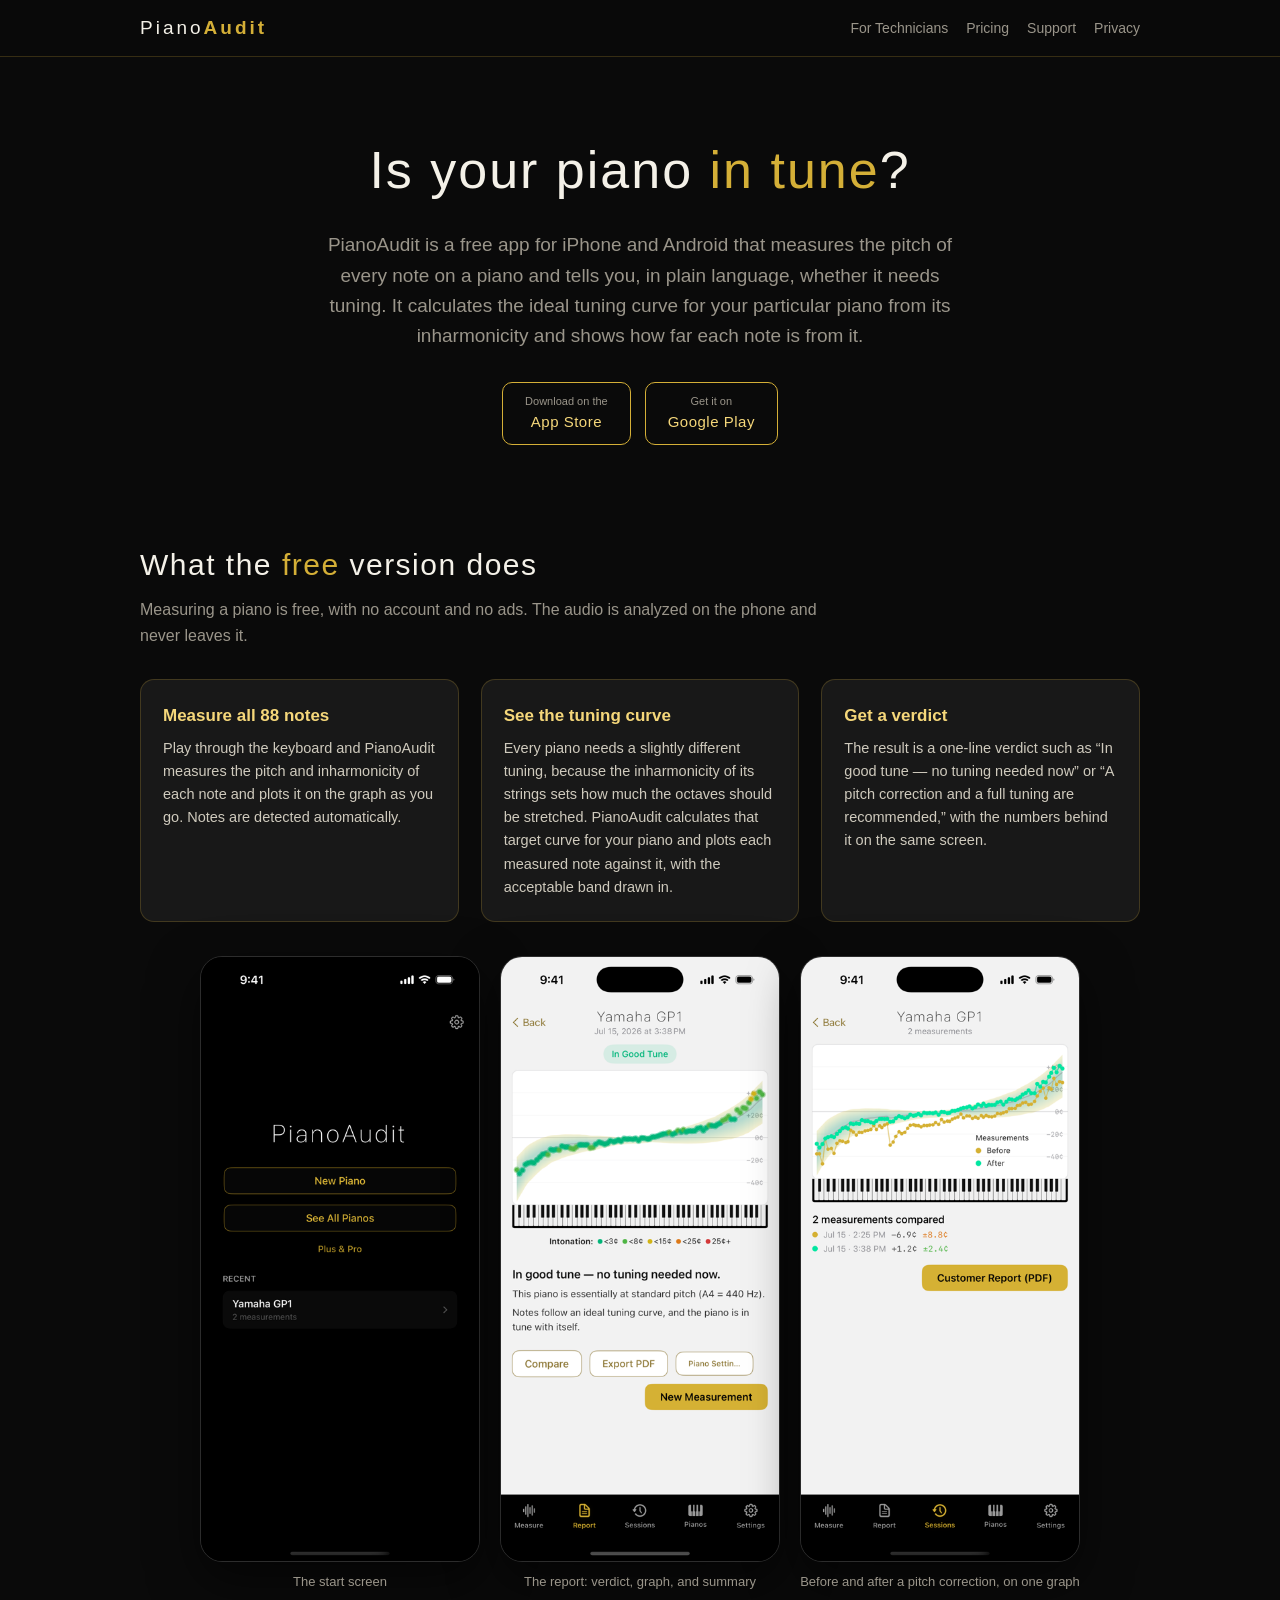
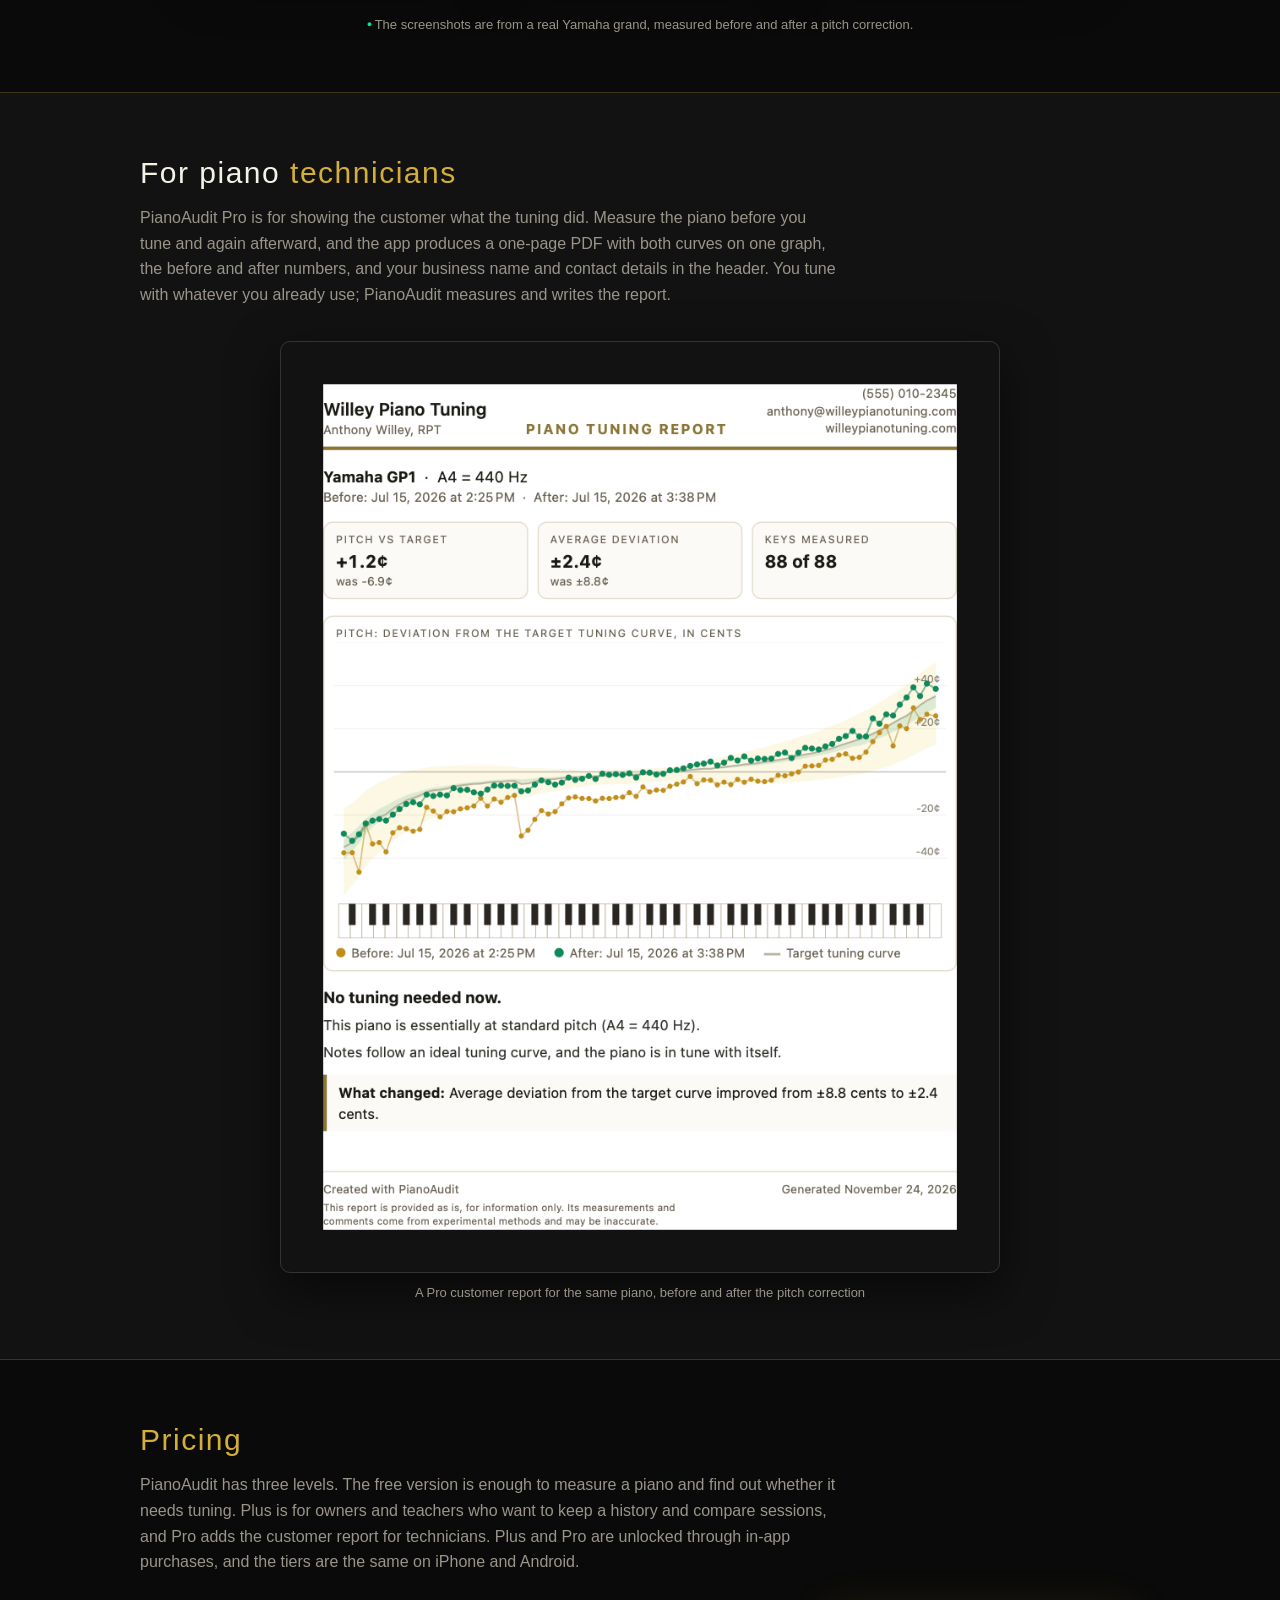
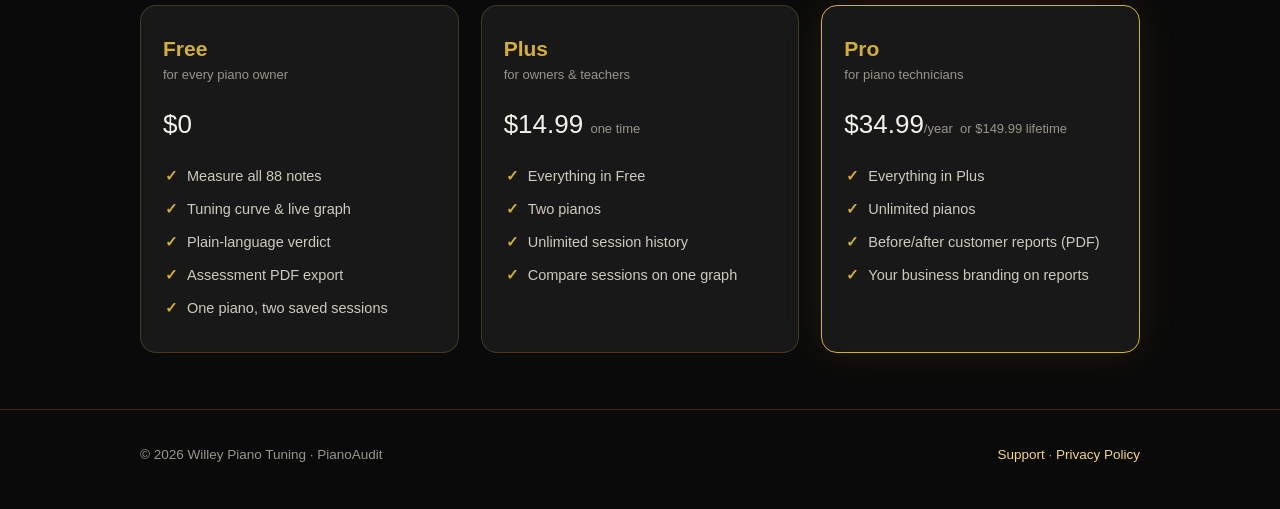
<file: index.html>
<!DOCTYPE html>
<html lang="en">
<head>
<meta charset="utf-8">
<meta name="viewport" content="width=device-width, initial-scale=1">
<!-- Google Analytics (GA4 property "pianoaudit.com", data stream 16092960158,
     added 2026-10-08). client_storage:'none' stops gtag writing a cookie, which is
     what lets this site run without a consent banner. The cost is that a returning
     visitor is counted as a new one. Remove that option to get true unique counts
     back, but then the banner question comes with it. -->
<script async src="https://www.googletagmanager.com/gtag/js?id=G-JSQ5DNCVPH"></script>
<script>
  window.dataLayer = window.dataLayer || [];
  function gtag(){dataLayer.push(arguments);}
  gtag('js', new Date());
  gtag('config', 'G-JSQ5DNCVPH', { client_storage: 'none' });
</script>
<!-- Google Search Console ownership (URL-prefix property https://pianoaudit.com,
     added 2026-07-28). Do NOT remove — deleting it un-verifies the property. -->
<meta name="google-site-verification" content="nyQXRie7kI7nqye6cZaxc8mDkp75kq_xHyBm6ORiuto" />
<title>PianoAudit: Is your piano in tune?</title>
<meta name="description" content="PianoAudit measures every note of a piano and tells you in plain language whether it needs tuning. Free on iPhone and Android, with before/after customer reports for piano technicians in the Pro version.">
<meta property="og:title" content="PianoAudit: Is your piano in tune?">
<meta property="og:description" content="PianoAudit measures every note of a piano and tells you in plain language whether it needs tuning. Free on iPhone and Android, with before/after customer reports for piano technicians in the Pro version.">
<meta property="og:type" content="website">
<meta property="og:url" content="https://pianoaudit.com">
<meta property="og:image" content="https://pianoaudit.com/assets/app-icon.png">
<meta name="theme-color" content="#0a0a0a">
<link rel="icon" type="image/png" sizes="32x32" href="assets/icon-32.png">
<link rel="apple-touch-icon" href="assets/icon-180.png">
<link rel="stylesheet" href="style.css">
</head>
<body>

<nav>
  <div class="wrap">
    <span class="brand">Piano<b>Audit</b></span>
    <span class="links">
      <a href="#technicians">For Technicians</a>
      <a href="#pricing">Pricing</a>
      <a href="support/">Support</a>
      <a href="privacy/">Privacy</a>
    </span>
  </div>
</nav>

<header class="hero">
  <div class="wrap">
    <h1>Is your piano <em>in tune</em>?</h1>
    <p class="sub">PianoAudit is a free app for iPhone and Android that measures the pitch of every
    note on a piano and tells you, in plain language, whether it needs tuning. It calculates the
    ideal tuning curve for your particular piano from its inharmonicity and shows how far each
    note is from it.</p>
    <div class="badge-row">
      <a class="store-badge live" href="https://apps.apple.com/app/id6789833467"><small>Download on the</small>App&nbsp;Store</a>
      <a class="store-badge live" href="https://play.google.com/store/apps/details?id=com.willeypianotuning.pianoaudit"><small>Get it on</small>Google&nbsp;Play</a>
    </div>
  </div>
</header>

<section>
  <div class="wrap">
    <h2>What the <b>free</b> version does</h2>
    <p class="lede">Measuring a piano is free, with no account and no ads. The audio is analyzed on
    the phone and never leaves it.</p>
    <div class="grid">
      <div class="card">
        <h3>Measure all 88 notes</h3>
        <p>Play through the keyboard and PianoAudit measures the pitch and inharmonicity of each
        note and plots it on the graph as you go. Notes are detected automatically.</p>
      </div>
      <div class="card">
        <h3>See the tuning curve</h3>
        <p>Every piano needs a slightly different tuning, because the inharmonicity of its strings
        sets how much the octaves should be stretched. PianoAudit calculates that target curve for
        your piano and plots each measured note against it, with the acceptable band drawn in.</p>
      </div>
      <div class="card">
        <h3>Get a verdict</h3>
        <p>The result is a one-line verdict such as “In good tune — no tuning needed now” or
        “A pitch correction and a full tuning are recommended,” with the numbers behind it on the
        same screen.</p>
      </div>
    </div>
    <div class="shots">
      <figure class="shot">
        <img src="assets/pianoaudit-startup.png" alt="PianoAudit start screen with a recently measured piano" loading="lazy">
        <figcaption>The start screen</figcaption>
      </figure>
      <figure class="shot">
        <img src="assets/report-tworow.png" alt="Tuning report for a Yamaha grand: verdict, tuning curve graph, and plain-language summary" loading="lazy">
        <figcaption>The report: verdict, graph, and summary</figcaption>
      </figure>
      <figure class="shot">
        <img src="assets/compare-with-data.png" alt="Before and after measurements of a real pitch correction, overlaid on one graph" loading="lazy">
        <figcaption>Before and after a pitch correction, on one graph</figcaption>
      </figure>
    </div>
    <p class="shots-note">The screenshots are from a real Yamaha grand, measured before and after a
    pitch correction.</p>
  </div>
</section>

<section class="alt" id="technicians">
  <div class="wrap">
    <h2>For piano <b>technicians</b></h2>
    <p class="lede">PianoAudit Pro is for showing the customer what the tuning did. Measure the piano
    before you tune and again afterward, and the app produces a one-page PDF with both curves on
    one graph, the before and after numbers, and your business name and contact details in the
    header. You tune with whatever you already use; PianoAudit measures and writes the report.</p>
    <figure class="report-shot">
      <img src="assets/sample-report.png" alt="Before/after customer tuning report PDF with business branding, stat tiles, and the measured curve" loading="lazy">
      <figcaption>A Pro customer report for the same piano, before and after the pitch correction</figcaption>
    </figure>
  </div>
</section>

<section id="pricing">
  <div class="wrap">
    <h2><b>Pricing</b></h2>
    <p class="lede">PianoAudit has three levels. The free version is enough to measure a piano and find
    out whether it needs tuning. Plus is for owners and teachers who want to keep a history and
    compare sessions, and Pro adds the customer report for technicians. Plus and Pro are unlocked
    through in-app purchases, and the tiers are the same on iPhone and Android.</p>
    <div class="tiers">
      <div class="tier">
        <h3>Free</h3>
        <div class="who">for every piano owner</div>
        <div class="price">$0</div>
        <ul>
          <li>Measure all 88 notes</li>
          <li>Tuning curve &amp; live graph</li>
          <li>Plain-language verdict</li>
          <li>Assessment PDF export</li>
          <li>One piano, two saved sessions</li>
        </ul>
      </div>
      <div class="tier">
        <h3>Plus</h3>
        <div class="who">for owners &amp; teachers</div>
        <div class="price">$14.99 <small>one time</small></div>
        <ul>
          <li>Everything in Free</li>
          <li>Two pianos</li>
          <li>Unlimited session history</li>
          <li>Compare sessions on one graph</li>
        </ul>
      </div>
      <div class="tier pro">
        <h3>Pro</h3>
        <div class="who">for piano technicians</div>
        <div class="price">$34.99<small>/year</small> <small>or $149.99 lifetime</small></div>
        <ul>
          <li>Everything in Plus</li>
          <li>Unlimited pianos</li>
          <li>Before/after customer reports (PDF)</li>
          <li>Your business branding on reports</li>
        </ul>
      </div>
    </div>
  </div>
</section>

<footer>
  <div class="wrap">
    <span>© 2026 Willey Piano Tuning · PianoAudit</span>
    <span><a href="support/">Support</a> · <a href="privacy/">Privacy Policy</a></span>
  </div>
</footer>

</body>
</html>
</file>
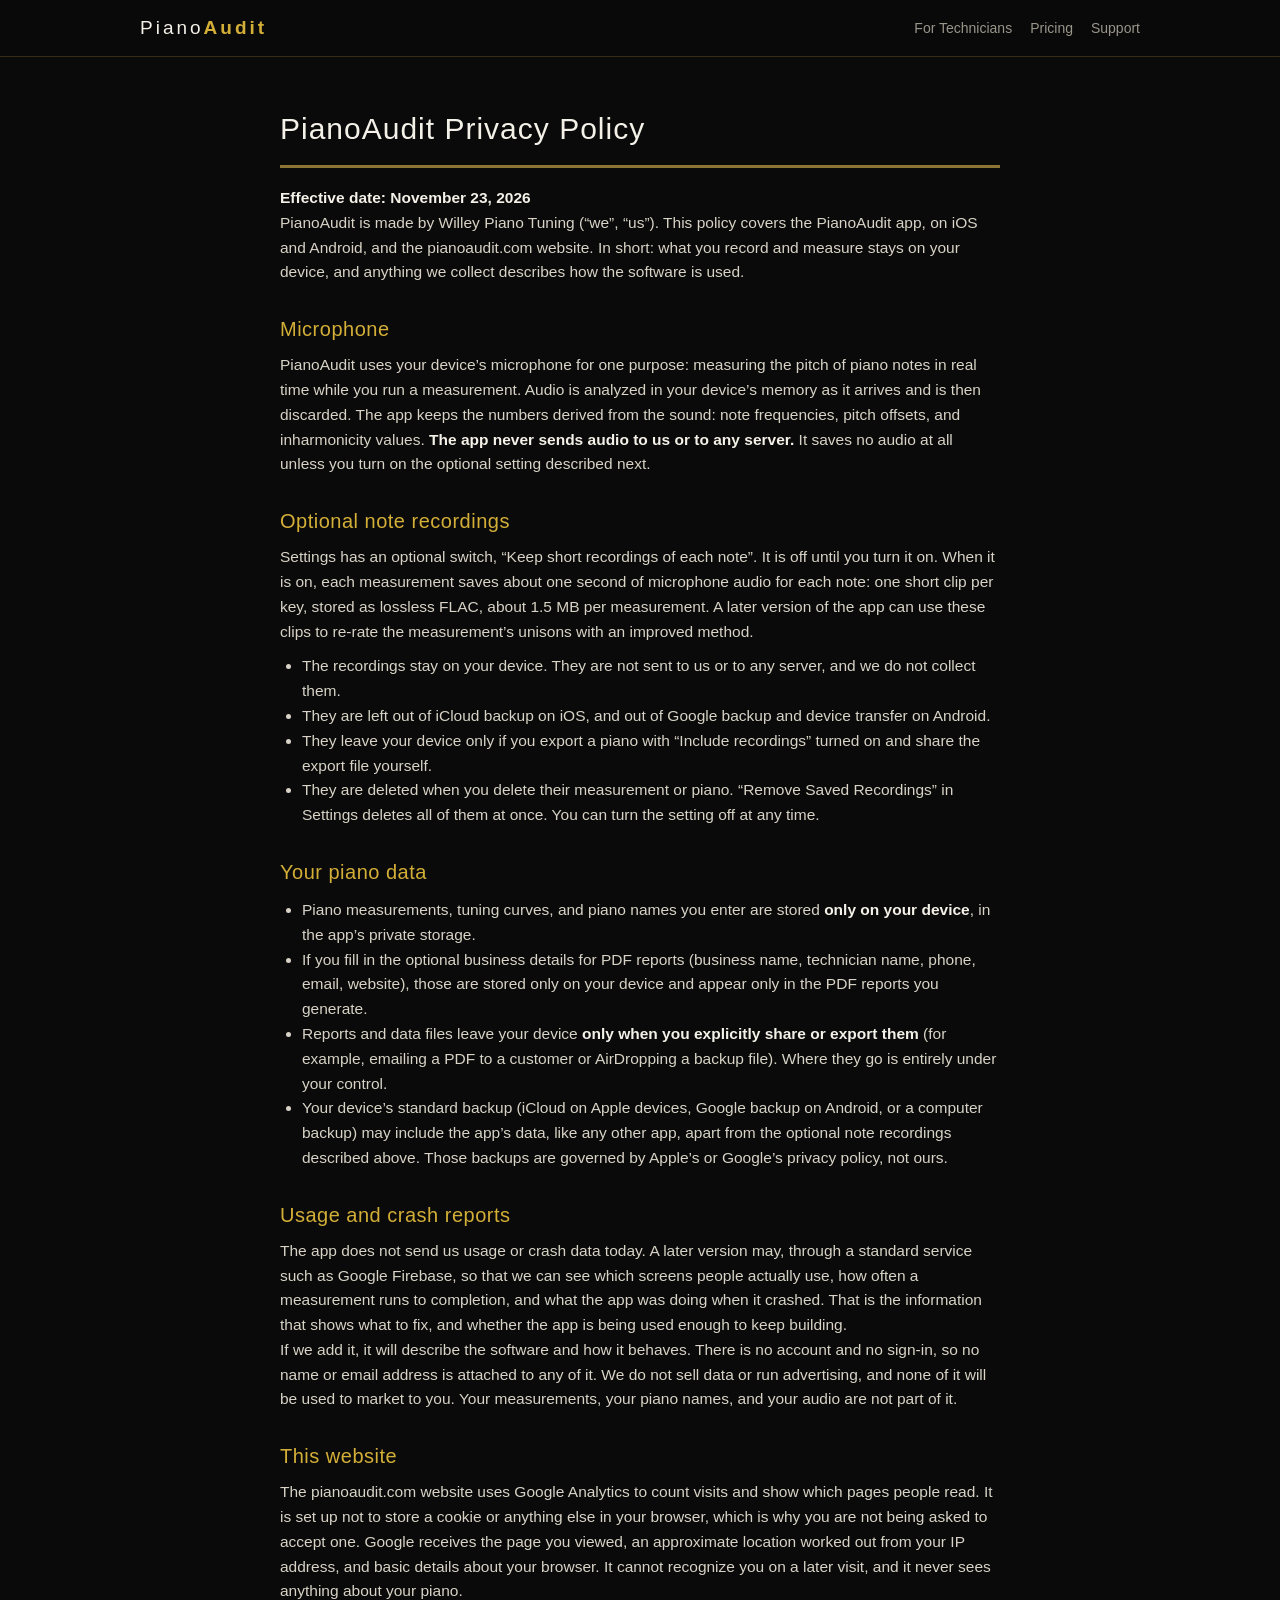
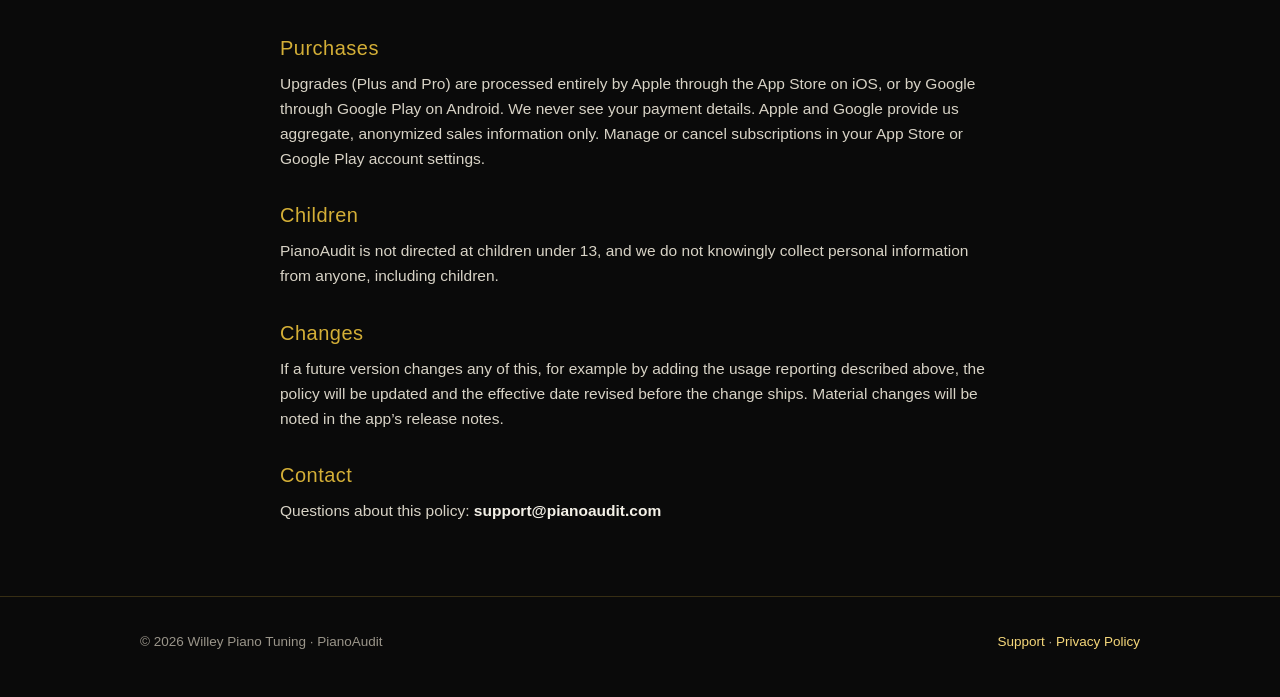
<file: privacy/index.html>
<!DOCTYPE html>
<html lang="en">
<head>
<meta charset="utf-8">
<meta name="viewport" content="width=device-width, initial-scale=1">
<!-- Google Analytics (GA4 property "pianoaudit.com", data stream 16092960158,
     added 2026-10-08). client_storage:'none' stops gtag writing a cookie, which is
     what lets this site run without a consent banner. The cost is that a returning
     visitor is counted as a new one. Remove that option to get true unique counts
     back, but then the banner question comes with it. -->
<script async src="https://www.googletagmanager.com/gtag/js?id=G-JSQ5DNCVPH"></script>
<script>
  window.dataLayer = window.dataLayer || [];
  function gtag(){dataLayer.push(arguments);}
  gtag('js', new Date());
  gtag('config', 'G-JSQ5DNCVPH', { client_storage: 'none' });
</script>
<title>Privacy Policy | PianoAudit</title>
<meta name="description" content="PianoAudit privacy policy: what the app and the website do with your information.">
<link rel="icon" type="image/png" sizes="32x32" href="../assets/icon-32.png">
<link rel="apple-touch-icon" href="../assets/icon-180.png">
<link rel="stylesheet" href="../style.css">
</head>
<body>

<nav>
  <div class="wrap">
    <a href="../" style="text-decoration:none"><span class="brand">Piano<b>Audit</b></span></a>
    <span class="links">
      <a href="../#technicians">For Technicians</a>
      <a href="../#pricing">Pricing</a>
      <a href="../support/">Support</a>
    </span>
  </div>
</nav>

<main class="prose">
  <h1>PianoAudit Privacy Policy</h1>
  <p><b>Effective date: November 23, 2026</b></p>
  <p>PianoAudit is made by Willey Piano Tuning (“we”, “us”). This policy covers the PianoAudit
  app, on iOS and Android, and the pianoaudit.com website. In short: what you record and measure
  stays on your device, and anything we collect describes how the software is used.</p>

  <h2>Microphone</h2>
  <p>PianoAudit uses your device’s microphone for one purpose: measuring the pitch of piano
  notes in real time while you run a measurement. Audio is analyzed in your device’s memory
  as it arrives and is then discarded. The app keeps the numbers derived from the sound: note
  frequencies, pitch offsets, and inharmonicity values. <b>The app never sends audio to us or to
  any server.</b> It saves no audio at all unless you turn on the optional setting described
  next.</p>

  <h2>Optional note recordings</h2>
  <p>Settings has an optional switch, “Keep short recordings of each note”. It is off until you
  turn it on. When it is on, each measurement saves about one second of microphone audio for each
  note: one short clip per key, stored as lossless FLAC, about 1.5 MB per measurement. A later
  version of the app can use these clips to re-rate the measurement’s unisons with an improved
  method.</p>
  <ul>
    <li>The recordings stay on your device. They are not sent to us or to any server, and we do
    not collect them.</li>
    <li>They are left out of iCloud backup on iOS, and out of Google backup and device transfer
    on Android.</li>
    <li>They leave your device only if you export a piano with “Include recordings” turned on
    and share the export file yourself.</li>
    <li>They are deleted when you delete their measurement or piano. “Remove Saved Recordings” in
    Settings deletes all of them at once. You can turn the setting off at any time.</li>
  </ul>

  <h2>Your piano data</h2>
  <ul>
    <li>Piano measurements, tuning curves, and piano names you enter are stored <b>only on your
    device</b>, in the app’s private storage.</li>
    <li>If you fill in the optional business details for PDF reports (business name, technician
    name, phone, email, website), those are stored only on your device and appear only in
    the PDF reports you generate.</li>
    <li>Reports and data files leave your device <b>only when you explicitly share or export
    them</b> (for example, emailing a PDF to a customer or AirDropping a backup file). Where
    they go is entirely under your control.</li>
    <li>Your device’s standard backup (iCloud on Apple devices, Google backup on Android, or a
    computer backup) may include the app’s data, like any other app, apart from the optional
    note recordings described above. Those backups are governed by Apple’s or Google’s privacy
    policy, not ours.</li>
  </ul>

  <h2>Usage and crash reports</h2>
  <p>The app does not send us usage or crash data today. A later version may, through a standard
  service such as Google Firebase, so that we can see which screens people actually use, how
  often a measurement runs to completion, and what the app was doing when it crashed. That is
  the information that shows what to fix, and whether the app is being used enough to keep
  building.</p>
  <p>If we add it, it will describe the software and how it behaves. There is no account and no
  sign-in, so no name or email address is attached to any of it. We do not sell data or run
  advertising, and none of it will be used to market to you. Your measurements, your piano
  names, and your audio are not part of it.</p>

  <h2>This website</h2>
  <p>The pianoaudit.com website uses Google Analytics to count visits and show which pages
  people read. It is set up not to store a cookie or anything else in your browser, which is why
  you are not being asked to accept one. Google receives the page you viewed, an approximate
  location worked out from your IP address, and basic details about your browser. It cannot
  recognize you on a later visit, and it never sees anything about your piano.</p>

  <h2>Purchases</h2>
  <p>Upgrades (Plus and Pro) are processed entirely by Apple through the App Store on iOS, or
  by Google through Google Play on Android. We never see your payment details. Apple and Google
  provide us aggregate, anonymized sales information only. Manage or cancel subscriptions in
  your App Store or Google Play account settings.</p>

  <h2>Children</h2>
  <p>PianoAudit is not directed at children under 13, and we do not knowingly collect personal
  information from anyone, including children.</p>

  <h2>Changes</h2>
  <p>If a future version changes any of this, for example by adding the usage reporting
  described above, the policy will be updated and the effective date revised before the change
  ships. Material changes will be noted in the app’s release notes.</p>

  <h2>Contact</h2>
  <p>Questions about this policy: <b>support@pianoaudit.com</b></p>
</main>

<footer>
  <div class="wrap">
    <span>© 2026 Willey Piano Tuning · PianoAudit</span>
    <span><a href="../support/">Support</a> · <a href="./">Privacy Policy</a></span>
  </div>
</footer>

</body>
</html>
</file>
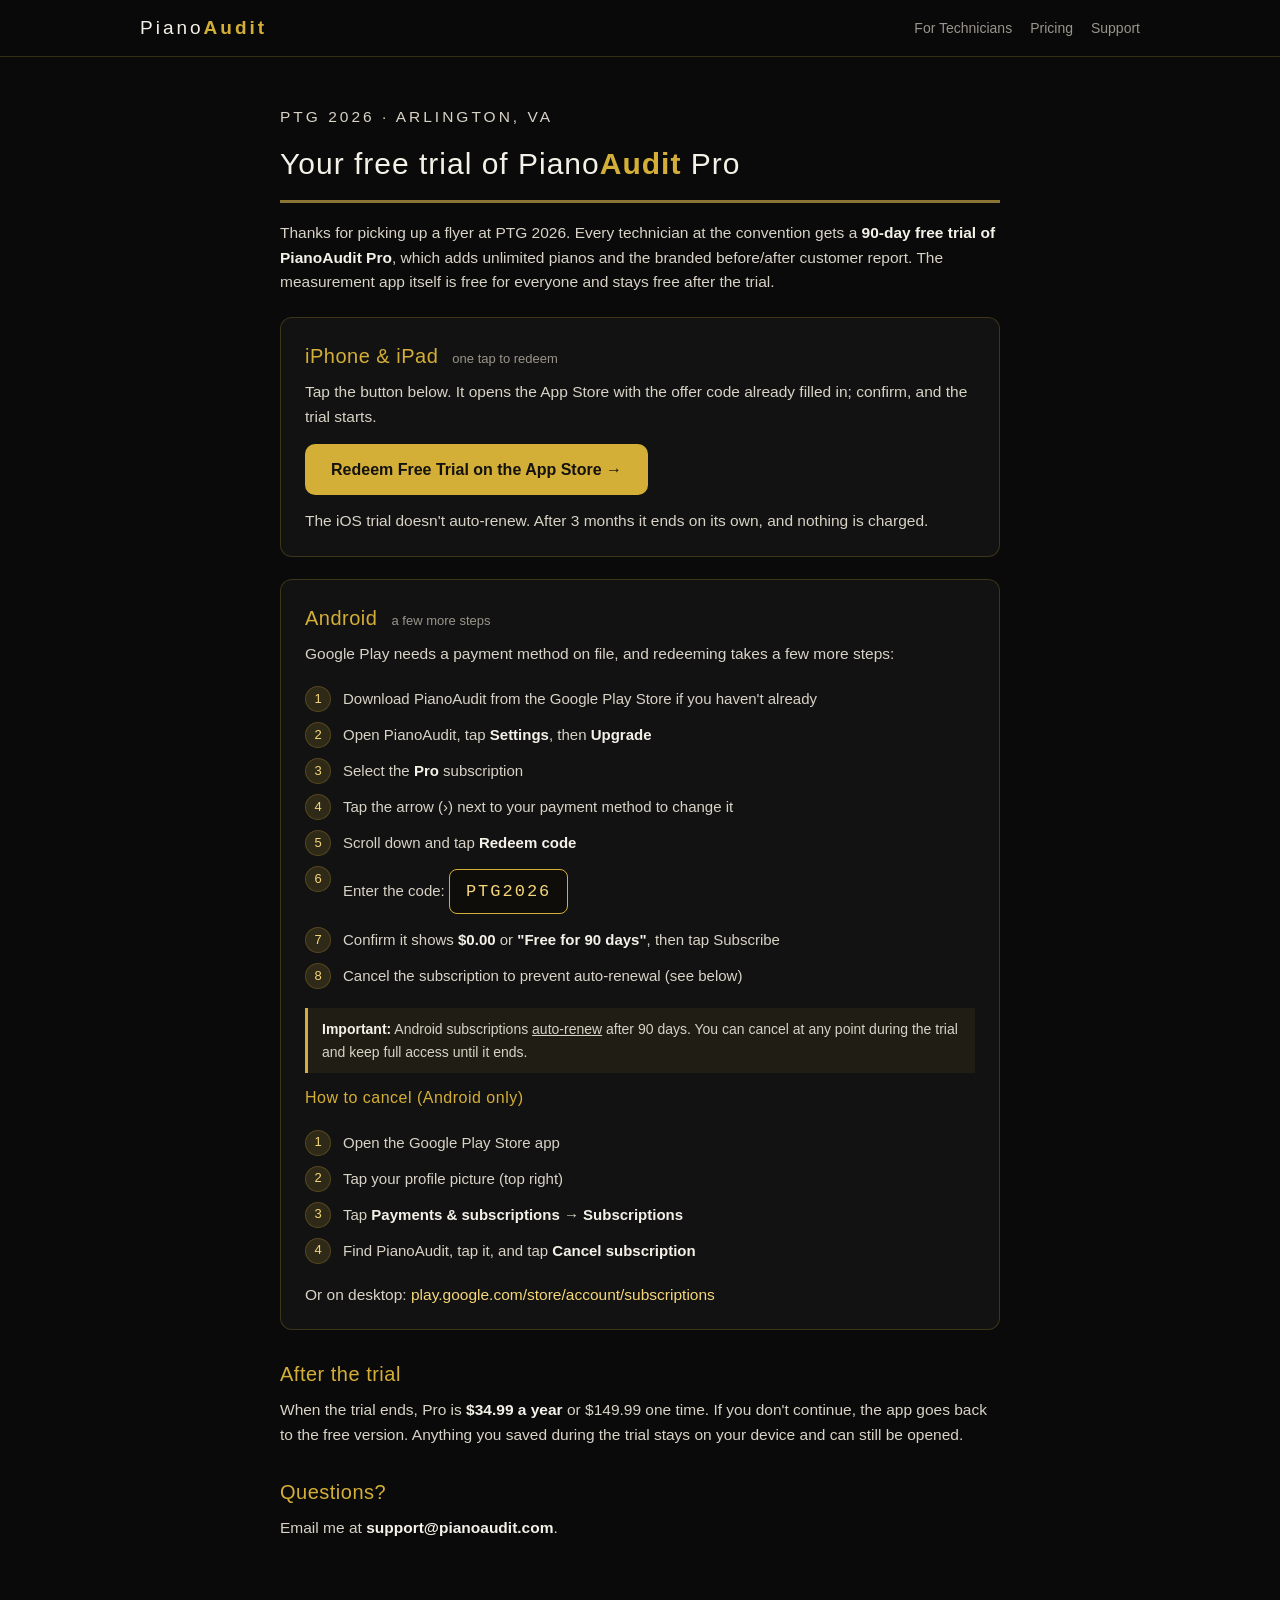
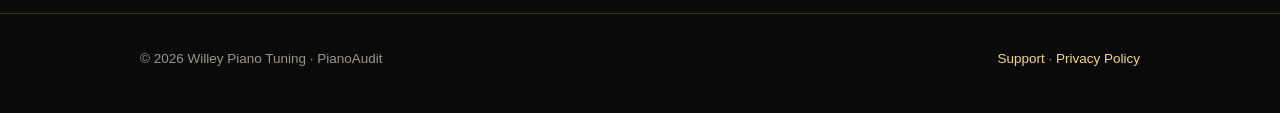
<file: ptg/index.html>
<!DOCTYPE html>
<html lang="en">
<head>
<meta charset="utf-8">
<meta name="viewport" content="width=device-width, initial-scale=1">
<!-- Google Analytics (GA4 property "pianoaudit.com", data stream 16092960158,
     added 2026-10-08). client_storage:'none' stops gtag writing a cookie, which is
     what lets this site run without a consent banner. The cost is that a returning
     visitor is counted as a new one. Remove that option to get true unique counts
     back, but then the banner question comes with it. -->
<script async src="https://www.googletagmanager.com/gtag/js?id=G-JSQ5DNCVPH"></script>
<script>
  window.dataLayer = window.dataLayer || [];
  function gtag(){dataLayer.push(arguments);}
  gtag('js', new Date());
  gtag('config', 'G-JSQ5DNCVPH', { client_storage: 'none' });
</script>
<meta name="robots" content="noindex">
<title>PTG 2026 Offer | PianoAudit</title>
<meta name="description" content="Redeem your PTG 2026 free trial of PianoAudit Pro.">
<link rel="icon" type="image/png" sizes="32x32" href="../assets/icon-32.png">
<link rel="apple-touch-icon" href="../assets/icon-180.png">
<link rel="stylesheet" href="../style.css">
<style>
  .kicker {
    text-transform: uppercase; letter-spacing: 3px; font-size: 12px;
    color: var(--gold); margin-bottom: 10px;
  }
  .offer-chip {
    background: rgba(212,175,55,0.10); border: 1px solid var(--border);
    border-radius: 10px; padding: 14px 18px; margin: 22px 0 6px;
    color: #d8d3c6; font-size: 14.5px;
  }
  .platform {
    background: var(--panel); border: 1px solid var(--border);
    border-radius: 12px; padding: 22px 24px; margin-top: 22px;
  }
  .platform h2 { margin-top: 0; }
  .platform h2 small { color: var(--muted); font-size: 13px; letter-spacing: 0; font-weight: 400; margin-left: 8px; }
  .redeem-btn {
    display: inline-block; margin: 14px 0 6px; padding: 13px 26px;
    border-radius: 10px; font-size: 16px; font-weight: 600;
  }
  /* Live state (use once the App Store link exists): */
  .redeem-btn.live { background: var(--gold); color: #14120e; }
  /* Placeholder state: */
  .redeem-btn.pending {
    border: 1.5px dashed var(--gold); color: var(--muted); cursor: default;
  }
  .code-box {
    display: inline-block; font-family: ui-monospace, SFMono-Regular, Menlo, monospace;
    font-size: 17px; letter-spacing: 2px; padding: 8px 16px; margin: 2px 0;
    background: #0e0d0a; border: 1.5px dashed var(--gold); border-radius: 8px; color: var(--muted);
  }
  /* Live state: solid border, gold text, easy to select-and-copy. */
  .code-box.live { border-style: solid; color: var(--gold-hi); user-select: all; }
  .fine { font-size: 13px; color: var(--muted); margin-top: 8px; }
  .steps { counter-reset: step; list-style: none; padding-left: 0; margin: 14px 0; }
  .steps li {
    counter-increment: step; position: relative; padding: 6px 0 6px 38px;
    color: #d8d3c6; font-size: 15px;
  }
  .steps li::before {
    content: counter(step); position: absolute; left: 0; top: 5px;
    width: 24px; height: 24px; border-radius: 50%; background: rgba(212,175,55,0.15);
    border: 1px solid var(--border); color: var(--gold-hi);
    font-size: 13px; display: flex; align-items: center; justify-content: center;
  }
  .warn {
    border-left: 3px solid var(--gold); background: rgba(212,175,55,0.07);
    padding: 10px 14px; font-size: 14px; color: #d8d3c6; margin: 12px 0;
  }
</style>
</head>
<body>

<nav>
  <div class="wrap">
    <a href="../" style="text-decoration:none"><span class="brand">Piano<b>Audit</b></span></a>
    <span class="links">
      <a href="../#technicians">For Technicians</a>
      <a href="../#pricing">Pricing</a>
      <a href="../support/">Support</a>
    </span>
  </div>
</nav>

<main class="prose">
  <p class="kicker">PTG 2026 · Arlington, VA</p>
  <h1>Your free trial of Piano<b style="color:var(--gold)">Audit</b> Pro</h1>

  <p>Thanks for picking up a flyer at PTG 2026. Every technician at the convention gets a
  <b>90-day free trial of PianoAudit Pro</b>, which adds unlimited pianos and the branded
  before/after customer report. The measurement app itself is free for everyone and stays
  free after the trial.</p>

  <div class="platform">
    <h2>iPhone &amp; iPad <small>one tap to redeem</small></h2>
    <p>Tap the button below. It opens the App Store with the offer code already filled in;
    confirm, and the trial starts.</p>
    <a class="redeem-btn live" href="https://apps.apple.com/redeem?ctx=offercodes&amp;id=6789833467&amp;code=PTG2026">Redeem Free Trial on the App&nbsp;Store →</a>
    <!-- Verified 2026-07-28: Anthony configured this as a non-renewing 3-month
         offer, so the no-auto-renewal claim below is accurate for iOS. -->
    <p class="fine">The iOS trial doesn't auto-renew. After 3 months it ends on its own, and
    nothing is charged.</p>
  </div>

  <div class="platform">
    <h2>Android <small>a few more steps</small></h2>
    <p>Google Play needs a payment method on file, and redeeming takes a few more steps:</p>
    <ol class="steps">
      <li>Download PianoAudit from the Google Play Store if you haven't already</li>
      <li>Open PianoAudit, tap <b>Settings</b>, then <b>Upgrade</b></li>
      <li>Select the <b>Pro</b> subscription</li>
      <li>Tap the arrow (›) next to your payment method to change it</li>
      <li>Scroll down and tap <b>Redeem code</b></li>
      <li>Enter the code: <span class="code-box live">PTG2026</span></li>
      <li>Confirm it shows <b>$0.00</b> or <b>"Free for 90 days"</b>, then tap Subscribe</li>
      <li>Cancel the subscription to prevent auto-renewal (see below)</li>
    </ol>
    <div class="warn"><b>Important:</b> Android subscriptions <u>auto-renew</u> after 90 days.
    You can cancel at any point during the trial and keep full access until it ends.</div>

    <h2 style="font-size:16px">How to cancel (Android only)</h2>
    <ol class="steps">
      <li>Open the Google Play Store app</li>
      <li>Tap your profile picture (top right)</li>
      <li>Tap <b>Payments &amp; subscriptions</b> → <b>Subscriptions</b></li>
      <li>Find PianoAudit, tap it, and tap <b>Cancel subscription</b></li>
    </ol>
    <p class="fine">Or on desktop:
    <a href="https://play.google.com/store/account/subscriptions">play.google.com/store/account/subscriptions</a></p>
  </div>

  <h2>After the trial</h2>
  <p>When the trial ends, Pro is <b>$34.99 a year</b> or $149.99 one time. If you don't
  continue, the app goes back to the free version. Anything you saved during the trial stays
  on your device and can still be opened.</p>

  <h2>Questions?</h2>
  <p>Email me at <b>support@pianoaudit.com</b>.</p>
</main>

<footer>
  <div class="wrap">
    <span>© 2026 Willey Piano Tuning · PianoAudit</span>
    <span><a href="../support/">Support</a> · <a href="../privacy/">Privacy Policy</a></span>
  </div>
</footer>

</body>
</html>
</file>
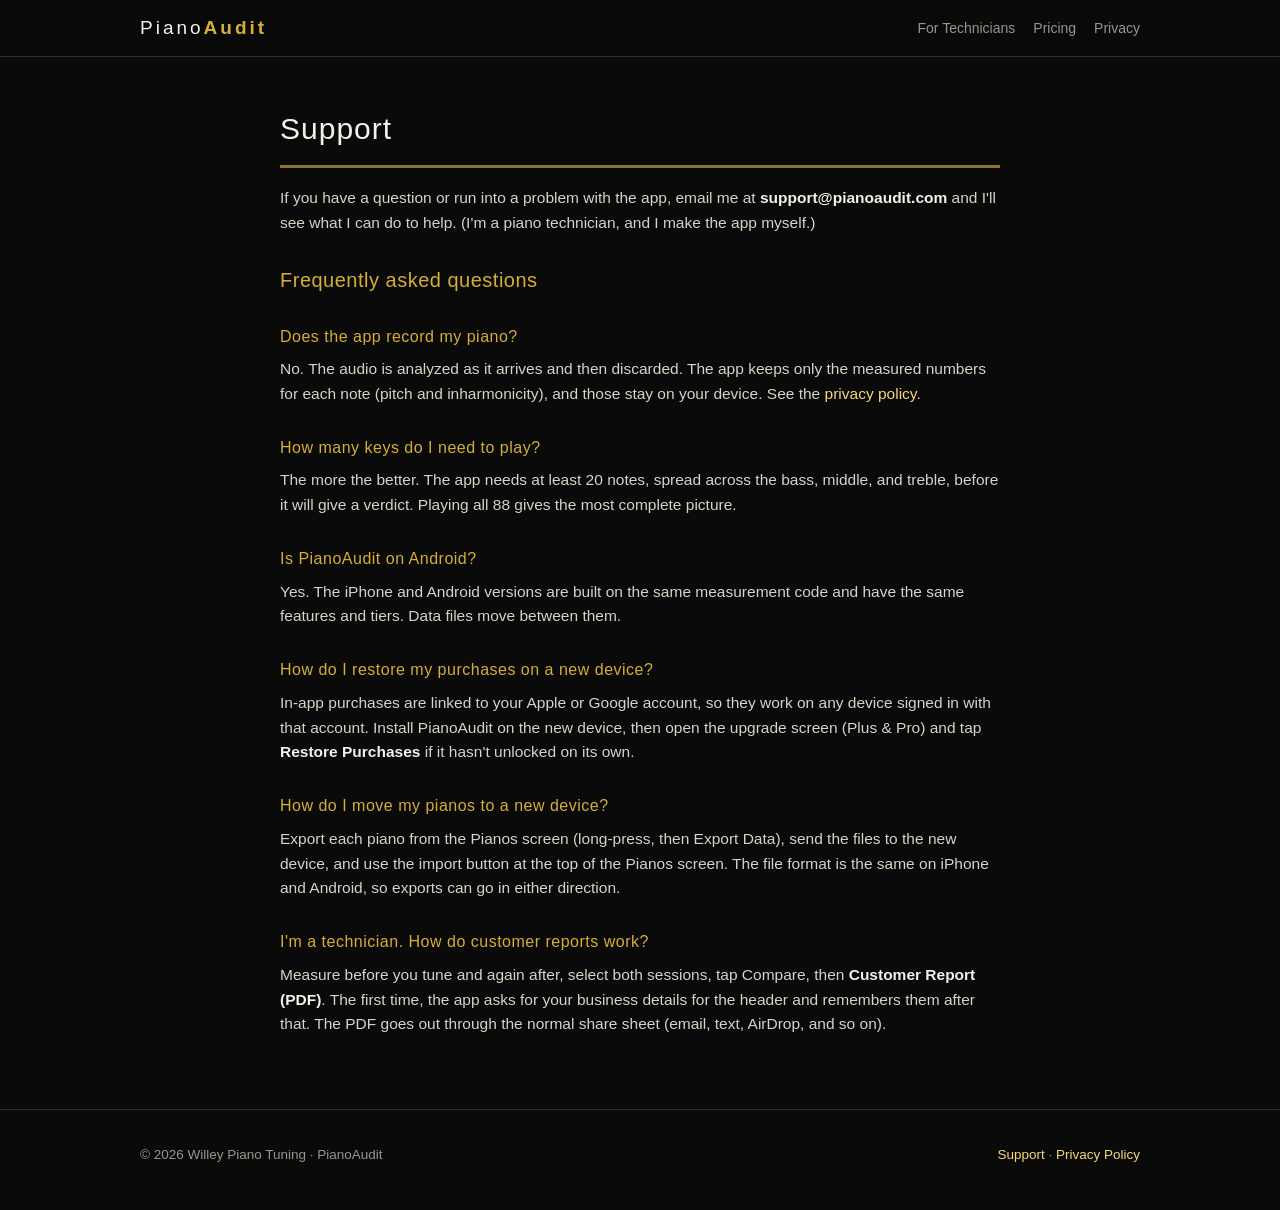
<file: support/index.html>
<!DOCTYPE html>
<html lang="en">
<head>
<meta charset="utf-8">
<meta name="viewport" content="width=device-width, initial-scale=1">
<!-- Google Analytics (GA4 property "pianoaudit.com", data stream 16092960158,
     added 2026-10-08). client_storage:'none' stops gtag writing a cookie, which is
     what lets this site run without a consent banner. The cost is that a returning
     visitor is counted as a new one. Remove that option to get true unique counts
     back, but then the banner question comes with it. -->
<script async src="https://www.googletagmanager.com/gtag/js?id=G-JSQ5DNCVPH"></script>
<script>
  window.dataLayer = window.dataLayer || [];
  function gtag(){dataLayer.push(arguments);}
  gtag('js', new Date());
  gtag('config', 'G-JSQ5DNCVPH', { client_storage: 'none' });
</script>
<title>Support | PianoAudit</title>
<meta name="description" content="Get help with PianoAudit.">
<link rel="icon" type="image/png" sizes="32x32" href="../assets/icon-32.png">
<link rel="apple-touch-icon" href="../assets/icon-180.png">
<link rel="stylesheet" href="../style.css">
</head>
<body>

<nav>
  <div class="wrap">
    <a href="../" style="text-decoration:none"><span class="brand">Piano<b>Audit</b></span></a>
    <span class="links">
      <a href="../#technicians">For Technicians</a>
      <a href="../#pricing">Pricing</a>
      <a href="../privacy/">Privacy</a>
    </span>
  </div>
</nav>

<main class="prose">
  <h1>Support</h1>
  <p>If you have a question or run into a problem with the app, email me at
  <b>support@pianoaudit.com</b> and I'll see what I can do to help. (I'm a piano technician, and
  I make the app myself.)</p>

  <h2>Frequently asked questions</h2>

  <h2 style="font-size:16px">Does the app record my piano?</h2>
  <p>No. The audio is analyzed as it arrives and then discarded. The app keeps only the measured
  numbers for each note (pitch and inharmonicity), and those stay on your device. See the
  <a href="../privacy/">privacy policy</a>.</p>

  <h2 style="font-size:16px">How many keys do I need to play?</h2>
  <p>The more the better. The app needs at least 20 notes, spread across the bass, middle, and
  treble, before it will give a verdict. Playing all 88 gives the most complete picture.</p>

  <h2 style="font-size:16px">Is PianoAudit on Android?</h2>
  <p>Yes. The iPhone and Android versions are built on the same measurement code and have the
  same features and tiers. Data files move between them.</p>

  <h2 style="font-size:16px">How do I restore my purchases on a new device?</h2>
  <p>In-app purchases are linked to your Apple or Google account, so they work on any device
  signed in with that account. Install PianoAudit on the new device, then open the upgrade screen
  (Plus &amp; Pro) and tap <b>Restore Purchases</b> if it hasn't unlocked on its own.</p>

  <h2 style="font-size:16px">How do I move my pianos to a new device?</h2>
  <p>Export each piano from the Pianos screen (long-press, then Export Data), send the files to
  the new device, and use the import button at the top of the Pianos screen. The file format is
  the same on iPhone and Android, so exports can go in either direction.</p>

  <h2 style="font-size:16px">I'm a technician. How do customer reports work?</h2>
  <p>Measure before you tune and again after, select both sessions, tap Compare, then
  <b>Customer Report (PDF)</b>. The first time, the app asks for your business details for the
  header and remembers them after that. The PDF goes out through the normal share sheet (email,
  text, AirDrop, and so on).</p>
</main>

<footer>
  <div class="wrap">
    <span>© 2026 Willey Piano Tuning · PianoAudit</span>
    <span><a href="./">Support</a> · <a href="../privacy/">Privacy Policy</a></span>
  </div>
</footer>

</body>
</html>
</file>
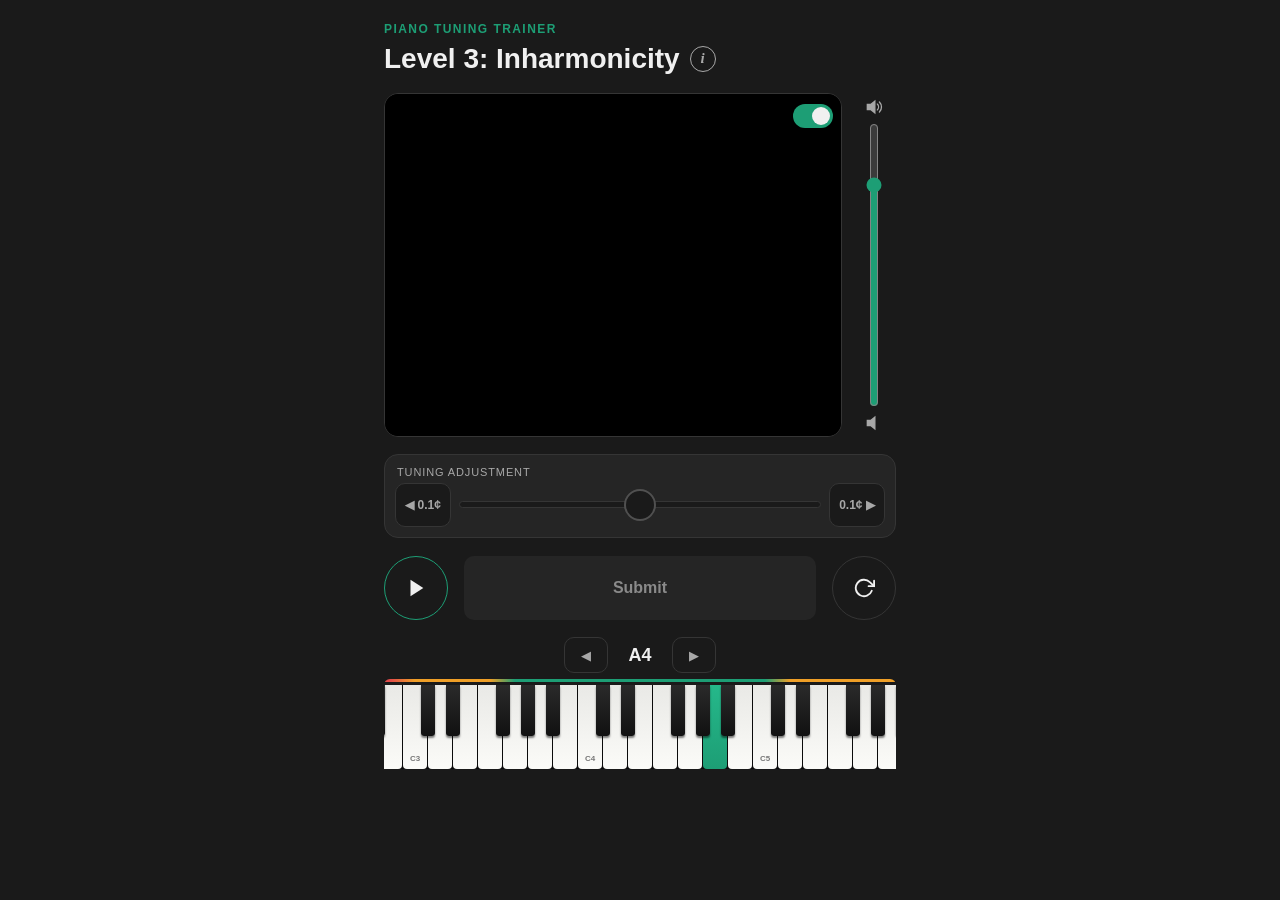
<file: trainer/index.html>
<!DOCTYPE html>
<html lang="en">
<head>
<meta charset="UTF-8">
<meta name="viewport" content="width=device-width, initial-scale=1.0, viewport-fit=cover">
<meta name="robots" content="noindex, nofollow">
<meta name="theme-color" content="#1a1a1a">
<title>Piano Tuning Trainer — Level 3</title>
<link rel="stylesheet" href="trainer.css?v=9721699">
</head>
<body>
<main id="app">
  <header class="top">
    <p class="brand">Piano Tuning Trainer</p>
    <details class="info">
      <summary>
        <h1>Level 3: Inharmonicity</h1>
        <span class="info-btn" aria-label="Instructions">i</span>
      </summary>
      <div class="info-body">
        <p>Two strings play together, and the second is slightly out of tune. Press Play, then move the tuning slider until the beating stops. Press Submit when you think it's in tune.</p>
        <p>On this level each string has a real piano's overtones. A piano string is stiff, so its overtones run a little sharp, more so the higher they go. Both strings share that stretch, but each overtone beats at its own speed: the second twice as fast as the first, the third three times as fast. Listen for the fast shimmer high in the tone as well as the slow pulse underneath.</p>
        <p>The display shows the beats. Bright and dark bands are beats. Far out of tune, the stripe splits in two. One steady stripe means in tune. Switch the display off to train by ear alone; it comes back when you submit.</p>
      </div>
    </details>
  </header>





  <section class="display-zone" aria-label="Beat display">
    <div class="display-row">
      <div class="display-frame">
        <canvas id="waterfall" role="img" aria-label="Beat display: bright and dark bands are beats; one steady stripe means in tune."></canvas>
        <div class="cover" id="display-cover" hidden>Ears only — the display comes back when you submit</div>
        <label class="switch on-graph" aria-label="Show the beat display">
          <input type="checkbox" id="show-display" checked>
          <span class="switch-track" aria-hidden="true"></span>
        </label>
      </div>
      <div class="volume-col">
        <svg class="vol-icon" viewBox="0 0 24 24" aria-hidden="true"><polygon points="4,9 8,9 13,5 13,19 8,15 4,15"/><path d="M16 8.5a5 5 0 0 1 0 7M18.5 6a8.5 8.5 0 0 1 0 12"/></svg>
        <input type="range" id="volume" min="0" max="100" step="1" value="80" aria-label="Volume" aria-orientation="vertical">
        <svg class="vol-icon" viewBox="0 0 24 24" aria-hidden="true"><polygon points="4,9 8,9 13,5 13,19 8,15 4,15"/></svg>
      </div>
    </div>
  </section>

  <div class="tuning-slot">
    <div class="toast" id="tuning-tip" role="status" hidden>Drag the slider to tune the unison.<br>When the beating stops, it's in tune.</div>
    <section class="slider-zone" id="slider-zone" aria-labelledby="slider-label">
      <p class="section-label" id="slider-label">Tuning adjustment</p>
      <div class="slider-row">
        <button class="nudge" id="nudge-flat" type="button" aria-label="Lower by a tenth of a cent">◀ 0.1¢</button>
        <input type="range" id="detune-slider" min="0" max="800" step="1" value="400" aria-label="Tuning of the second string">
        <button class="nudge" id="nudge-sharp" type="button" aria-label="Raise by a tenth of a cent">0.1¢ ▶</button>
      </div>
    </section>
    <section class="score-card" id="score-card" hidden aria-live="polite">
      <div class="score-head">
        <div class="score-number" id="score-num">—</div>
        <div class="score-avg" id="score-avg" hidden>
          <div class="score-avg-label">Session avg</div>
          <div class="score-avg-value" id="score-avg-value">—</div>
        </div>
      </div>
      <p class="score-sub" id="score-sub"></p>
      <div class="score-bar-wrap"><div class="score-bar" id="score-bar"></div></div>
    </section>
  </div>

  <div class="controls">
    <button id="play-btn" class="round-btn attention" type="button" aria-label="Play">
      <svg class="icon-play" viewBox="0 0 24 24" aria-hidden="true"><polygon points="6,3 20,12 6,21"/></svg>
      <svg class="icon-pause" viewBox="0 0 24 24" aria-hidden="true" hidden><rect x="5" y="3" width="4" height="18"/><rect x="15" y="3" width="4" height="18"/></svg>
    </button>
    <button id="submit-btn" type="button">Submit</button>
    <button id="new-round-btn" class="round-btn" type="button" aria-label="New round">
      <svg viewBox="0 0 24 24" aria-hidden="true"><polyline points="23 4 23 10 17 10"/><path d="M20.49 15a9 9 0 1 1-2.12-9.36L23 10"/></svg>
    </button>
  </div>

  <section class="note-zone" aria-label="Note">
    <div class="note-stepper">
      <button type="button" class="step-btn" id="note-down" aria-label="One key lower">◀</button>
      <output class="note-readout" id="note-readout" aria-live="polite">A4</output>
      <button type="button" class="step-btn" id="note-up" aria-label="One key higher">▶</button>
    </div>
    <div class="keyboard-wrap" id="keyboard-wrap">
      <div class="keyboard-scroll">
        <div class="difficulty-bar" id="difficulty-bar" aria-hidden="true"></div>
        <div class="keyboard" id="keyboard" role="radiogroup" aria-label="Note"></div>
      </div>
    </div>
  </section>
</main>
<div class="perfect-flash" id="perfect-flash" aria-hidden="true"></div>
<script type="module" src="app.js?v=9721699"></script>
</body>
</html>
</file>
<file: style.css>
/* PianoAudit site — Sonic Luxury: near-black, gold, ivory. No build step. */
:root {
  --bg: #0a0a0a;
  --panel: #121212;
  --panel-2: #181818;
  --gold: #d4af37;
  --gold-hi: #f5d77a;
  --bronze: #8b7535;
  --emerald: #00e5a0;
  --ink: #f4f1e8;
  --muted: #9a958a;
  --border: rgba(212, 175, 55, 0.22);
}
* { margin: 0; padding: 0; box-sizing: border-box; }
html { scroll-behavior: smooth; }
body {
  background: var(--bg);
  color: var(--ink);
  font-family: -apple-system, BlinkMacSystemFont, "Helvetica Neue", Arial, sans-serif;
  line-height: 1.6;
  -webkit-font-smoothing: antialiased;
}
a { color: var(--gold-hi); text-decoration: none; }
a:hover { text-decoration: underline; }
img { max-width: 100%; display: block; }

.wrap { max-width: 1040px; margin: 0 auto; padding: 0 20px; }

/* Nav */
nav {
  position: sticky; top: 0; z-index: 10;
  background: rgba(10, 10, 10, 0.92); backdrop-filter: blur(8px);
  border-bottom: 1px solid var(--border);
}
nav .wrap { display: flex; align-items: center; gap: 22px; height: 56px; }
.brand { font-size: 19px; font-weight: 300; letter-spacing: 3px; color: var(--ink); }
.brand b { color: var(--gold); font-weight: 600; }
nav .links { margin-left: auto; display: flex; gap: 18px; font-size: 14px; }
nav .links a { color: var(--muted); }
nav .links a:hover { color: var(--gold-hi); text-decoration: none; }

/* Hero */
.hero { padding: 72px 0 40px; text-align: center; }
.hero h1 {
  font-size: clamp(30px, 5.5vw, 52px); font-weight: 200; letter-spacing: 2px;
  max-width: 720px; margin: 0 auto;
}
.hero h1 em { color: var(--gold); font-style: normal; font-weight: 500; }
.hero p.sub {
  color: var(--muted); font-size: clamp(15px, 2.2vw, 19px);
  max-width: 640px; margin: 18px auto 0;
}
.badge-row { margin-top: 30px; display: flex; justify-content: center; gap: 14px; align-items: center; flex-wrap: wrap; }
.store-badge {
  display: inline-block; border: 1px solid var(--border); border-radius: 10px;
  padding: 10px 22px; color: var(--gold-hi); font-size: 15px; letter-spacing: 0.5px;
}
.store-badge small { display: block; font-size: 11px; color: var(--muted); letter-spacing: 0; }
/* A live store link reads as actionable: gold border, subtle lift on hover. */
a.store-badge.live { border-color: var(--gold); transition: border-color .15s, background .15s; }
a.store-badge.live:hover { text-decoration: none; background: rgba(212, 175, 55, 0.08); }

/* Sections */
section { padding: 56px 0; }
section.alt { background: var(--panel); border-top: 1px solid var(--border); border-bottom: 1px solid var(--border); }
h2 { font-size: clamp(22px, 3.5vw, 30px); font-weight: 300; letter-spacing: 1.5px; margin-bottom: 8px; }
h2 b { color: var(--gold); font-weight: 500; }
.lede { color: var(--muted); max-width: 700px; margin-bottom: 30px; }

/* Feature grid */
.grid { display: grid; gap: 22px; grid-template-columns: repeat(auto-fit, minmax(260px, 1fr)); }
.card {
  background: var(--panel-2); border: 1px solid var(--border); border-radius: 14px;
  padding: 22px;
}
.card h3 { font-size: 17px; font-weight: 600; color: var(--gold-hi); margin-bottom: 8px; }
.card p { font-size: 14.5px; color: #cfcabd; }

/* Screenshot rows */
.shots { display: flex; gap: 20px; justify-content: center; flex-wrap: wrap; margin-top: 34px; }
.shot { width: min(280px, 78vw); }
.shot img {
  border-radius: 22px; border: 1px solid rgba(255,255,255,0.14);
  box-shadow: 0 18px 50px rgba(0,0,0,0.55);
}
.shot figcaption { text-align: center; color: var(--muted); font-size: 13px; margin-top: 10px; }
.shots-note { text-align: center; color: var(--muted); font-size: 13px; margin-top: 22px; }
.shots-note::before { content: "● "; color: var(--emerald); font-size: 9px; vertical-align: 2px; }

.report-shot { max-width: 720px; margin: 34px auto 0; }
.report-shot img { border-radius: 10px; box-shadow: 0 18px 50px rgba(0,0,0,0.55); border: 1px solid rgba(255,255,255,0.14); }
.report-shot figcaption { text-align: center; color: var(--muted); font-size: 13px; margin-top: 10px; }

/* Pricing */
.tiers { display: grid; gap: 22px; grid-template-columns: repeat(auto-fit, minmax(250px, 1fr)); margin-top: 30px; }
.tier {
  background: var(--panel-2); border: 1px solid var(--border); border-radius: 16px;
  padding: 26px 22px; display: flex; flex-direction: column;
}
.tier.pro { border-color: var(--gold); box-shadow: 0 0 40px rgba(212,175,55,0.10); }
.tier h3 { color: var(--gold); font-size: 21px; font-weight: 600; }
.tier .who { color: var(--muted); font-size: 13px; margin-bottom: 12px; }
.tier .price { font-size: 26px; font-weight: 300; margin: 6px 0 14px; }
.tier .price small { font-size: 13px; color: var(--muted); }
.tier ul { list-style: none; font-size: 14.5px; color: #cfcabd; }
.tier li { padding: 5px 0 5px 24px; position: relative; }
.tier li::before { content: "✓"; position: absolute; left: 2px; color: var(--gold); font-weight: 700; }

/* Footer */
footer { border-top: 1px solid var(--border); padding: 34px 0 44px; color: var(--muted); font-size: 13.5px; }
footer .wrap { display: flex; flex-wrap: wrap; gap: 16px; justify-content: space-between; }

/* Prose pages (privacy, support) */
.prose { max-width: 760px; margin: 0 auto; padding: 48px 20px 72px; }
.prose h1 { font-size: 30px; font-weight: 300; letter-spacing: 1px; border-bottom: 3px solid var(--bronze); padding-bottom: 12px; margin-bottom: 18px; }
.prose h2 { font-size: 20px; color: var(--gold); margin: 28px 0 8px; font-weight: 500; letter-spacing: 0.5px; }
.prose p, .prose li { color: #d8d3c6; font-size: 15.5px; }
.prose ul { padding-left: 22px; margin: 10px 0; }
.prose b { color: var(--ink); }
</file>
<file: trainer/trainer.css>
:root{--bg: #1a1a1a;--bg-2: #252525;--text: #f0f0f0;--text-2: #a8a8a8;--text-3: #8a8a8a;--border: #505050;--border-2: #353535;--green: #1d9e75;--green-dark: #0f6e56;--yellow: #ef9f27;--red: #e24b4a;--radius: 10px;--radius-lg: 14px;--font: -apple-system, BlinkMacSystemFont, "Segoe UI", Roboto, sans-serif;--pad: clamp(16px, 4vw, 24px);--btn: clamp(52px, 14vw, 64px);color-scheme:dark}*{box-sizing:border-box;margin:0;padding:0;-webkit-tap-highlight-color:transparent}[hidden]{display:none!important}html{background:var(--bg)}body{background:var(--bg);color:var(--text);font-family:var(--font);line-height:1.5;overflow-x:hidden}#app{max-width:560px;margin:0 auto;padding:1.25rem var(--pad) 2rem;display:flex;flex-direction:column;gap:1.1rem}button{font-family:inherit}:focus-visible{outline:2px solid var(--green);outline-offset:2px}.brand{font-size:12px;font-weight:600;letter-spacing:.12em;text-transform:uppercase;color:var(--green)}h1{font-size:clamp(22px,6vw,28px);font-weight:600;line-height:1.2}.info summary{list-style:none;display:flex;align-items:center;gap:10px;cursor:pointer;margin-top:4px}.info summary::-webkit-details-marker{display:none}.info-btn{width:26px;height:26px;border-radius:50%;border:1.5px solid var(--text-2);color:var(--text-2);font:italic 600 15px Georgia,serif;display:inline-flex;align-items:center;justify-content:center;flex-shrink:0;position:relative}.info-btn:before{content:"";position:absolute;inset:-9px}.info[open] .info-btn{background:var(--green);border-color:var(--green);color:#fff}.info-body{margin-top:10px;background:var(--bg-2);border:1px solid var(--border-2);border-radius:var(--radius-lg);padding:.4rem 1.1rem .9rem;font-size:14px;color:var(--text-2)}.info-body p{margin-top:.6rem}.section-label{font-size:11px;color:var(--text-2);text-transform:uppercase;letter-spacing:.08em;margin-bottom:8px}.note-stepper{display:flex;align-items:center;justify-content:center;gap:6px;margin-bottom:6px}.step-btn{width:44px;height:36px;border-radius:var(--radius);background:var(--bg);border:1px solid var(--border-2);color:var(--text-2);font-size:13px;cursor:pointer}.step-btn:active{background:var(--bg-2)}.note-readout{min-width:52px;text-align:center;font-size:18px;font-weight:600}.keyboard-wrap{overflow-x:auto;padding-bottom:6px;scrollbar-width:thin;-webkit-overflow-scrolling:touch;border-radius:6px}.keyboard-scroll{width:max-content}.difficulty-bar{height:3px;border-radius:2px;margin-bottom:3px}.keyboard{--white-w: 24px;position:relative;display:flex;height:84px;background:#0b0b0b;padding:0 1px}.key{position:relative;cursor:pointer;border:none;font:inherit;display:flex;align-items:flex-end;justify-content:center;padding-bottom:4px}.key.white{width:var(--white-w);height:100%;margin-right:1px;background:linear-gradient(#e9e9e6,#fbfbf8);border-radius:0 0 4px 4px;color:#777;font-size:8px;font-weight:600;z-index:1}.key.black{position:absolute;top:0;width:calc(var(--white-w) * .62);height:60%;background:linear-gradient(#2a2a2a,#111);border-radius:0 0 3px 3px;z-index:2;box-shadow:0 2px 2px #00000080}.key[aria-checked=true].white{background:linear-gradient(#25b88a,var(--green));color:#fff}.key[aria-checked=true].black{background:linear-gradient(#1fa77d,var(--green-dark))}.display-row{display:flex;gap:10px;align-items:stretch}.display-row .display-frame{flex:1;min-width:0;margin-top:0}.volume-col{width:44px;display:flex;flex-direction:column;align-items:center;justify-content:space-between;gap:6px;padding:4px 0}.vol-icon{width:20px;height:20px;fill:var(--text-2);stroke:var(--text-2);stroke-width:1.6;stroke-linecap:round;flex-shrink:0}.vol-icon path{fill:none}#volume{flex:1;width:44px;min-height:0;writing-mode:vertical-lr;direction:rtl;accent-color:var(--green);cursor:pointer}.display-frame{position:relative;border-radius:var(--radius-lg);overflow:hidden;background:#0e0e0e;border:1px solid var(--border-2);aspect-ratio:4 / 3}#waterfall{display:block;width:100%;height:100%}.cover{position:absolute;inset:0;display:flex;align-items:center;justify-content:center;text-align:center;padding:1rem;background:var(--bg-2);color:var(--text-2);font-size:13px}.switch{display:inline-flex;align-items:center;cursor:pointer;min-height:40px}.switch.on-graph{position:absolute;top:2px;right:8px;z-index:3}.switch input{position:absolute;opacity:0;width:1px;height:1px}.switch-track{width:40px;height:24px;border-radius:12px;background:var(--border-2);position:relative;transition:background .15s}.switch-track:after{content:"";position:absolute;top:3px;left:3px;width:18px;height:18px;border-radius:50%;background:var(--text);transition:transform .15s}.switch input:checked+.switch-track{background:var(--green)}.switch input:checked+.switch-track:after{transform:translate(16px)}.switch input:focus-visible+.switch-track{outline:2px solid var(--green);outline-offset:2px}.slider-row{display:flex;align-items:center;gap:8px}#detune-slider{flex:1;min-width:0;height:48px;-webkit-appearance:none;appearance:none;background:transparent;touch-action:none;cursor:pointer}#detune-slider::-webkit-slider-runnable-track{height:7px;border-radius:4px;background:var(--bg);border:1px solid var(--border-2)}#detune-slider::-moz-range-track{height:7px;border-radius:4px;background:var(--bg);border:1px solid var(--border-2)}#detune-slider::-webkit-slider-thumb{-webkit-appearance:none;width:32px;height:32px;border-radius:50%;background:var(--bg);border:2px solid var(--border);margin-top:-13.5px}#detune-slider::-moz-range-thumb{width:32px;height:32px;border-radius:50%;background:var(--bg);border:2px solid var(--border)}.nudge{min-width:56px;height:44px;padding:0 8px;font-size:12px;font-weight:600;background:var(--bg);border:1px solid var(--border-2);border-radius:var(--radius);color:var(--text-2);cursor:pointer;white-space:nowrap}.nudge:active{background:var(--bg-2)}.controls{display:grid;grid-template-columns:var(--btn) 1fr var(--btn);gap:clamp(10px,3vw,16px)}.round-btn{width:var(--btn);height:var(--btn);border-radius:50%;display:flex;align-items:center;justify-content:center;background:var(--bg);border:1px solid var(--border-2);cursor:pointer}.round-btn:active{background:var(--bg-2)}.round-btn svg{width:22px;height:22px;fill:var(--text)}#new-round-btn svg{fill:none;stroke:var(--text);stroke-width:2;stroke-linecap:round;stroke-linejoin:round}.round-btn.attention{border-color:var(--green);animation:attention 1.6s ease-in-out infinite}@keyframes attention{0%,to{box-shadow:0 0 #1d9e7566}50%{box-shadow:0 0 0 10px #1d9e7500}}#submit-btn{height:var(--btn);font-size:16px;font-weight:600;background:var(--green);border:none;border-radius:var(--radius);color:#fff;cursor:pointer}#submit-btn:active{background:var(--green-dark)}#submit-btn:disabled{background:var(--bg-2);color:var(--text-3);cursor:default}#new-round-btn.next{background:var(--green);border-color:var(--green)}#new-round-btn.next svg{stroke:#fff}#new-round-btn.next:active{background:var(--green-dark)}.tuning-slot{position:relative;height:84px;background:var(--bg-2);border:1px solid var(--border-2);border-radius:var(--radius-lg);padding:6px 10px;display:flex;flex-direction:column;justify-content:center}.tuning-slot>:not([hidden]):not(.toast){animation:slot-in .12s ease-out}.playing #detune-slider::-webkit-slider-thumb{background:radial-gradient(circle at 35% 30%,#5fe0b4 0%,var(--green) 45%,var(--green-dark) 100%);border:none;box-shadow:inset 0 0 0 1px #053226cc,inset 0 1px 1px #ffffff59,inset 0 -2px 3px #00000040,0 2px 5px #0000008c}.playing #detune-slider::-moz-range-thumb{background:radial-gradient(circle at 35% 30%,#5fe0b4 0%,var(--green) 45%,var(--green-dark) 100%);border:none;box-shadow:inset 0 0 0 1px #053226cc,inset 0 1px 1px #ffffff59,inset 0 -2px 3px #00000040,0 2px 5px #0000008c}.toast{position:absolute;left:50%;bottom:calc(100% + 10px);z-index:5;width:max-content;max-width:calc(100vw - 16px);padding:10px 14px;border-radius:var(--radius);background:var(--text);color:var(--bg);font-size:14px;font-weight:500;line-height:1.4;text-align:center;box-shadow:0 6px 20px #00000073;cursor:pointer;animation:toast-in .2s ease-out}.toast:after{content:"";position:absolute;top:100%;left:var(--arrow-x, 50%);transform:translate(-50%);border:7px solid transparent;border-top-color:var(--text)}@keyframes toast-in{0%{opacity:0;transform:translateY(6px)}to{opacity:1;transform:none}}@keyframes slot-in{0%{opacity:0}to{opacity:1}}.slider-zone .section-label{margin:0 0 0 2px}.score-card{display:grid;grid-template-columns:auto 1fr auto;grid-template-rows:auto auto;column-gap:14px;align-items:center;height:100%;padding:0 6px}.score-head{display:contents}.score-number{grid-row:1 / 3;font-size:40px;font-weight:600;line-height:1}.score-sub{grid-column:2;grid-row:1;align-self:end;font-size:14px;color:var(--text-2)}.score-bar-wrap{grid-column:2;grid-row:2;align-self:start;height:6px;background:var(--bg);border-radius:3px;margin-top:6px;overflow:hidden}.score-bar{height:100%;width:0;border-radius:3px;transition:width .6s,background .3s}.score-avg{grid-column:3;grid-row:1 / 3;text-align:right}.score-avg-label{font-size:10px;text-transform:uppercase;letter-spacing:.07em;color:var(--text-3)}.score-avg-value{font-size:18px;font-weight:600}.perfect-flash{position:fixed;inset:0;background:#1d9e752e;pointer-events:none;opacity:0}.perfect-flash.fire{animation:flash .7s ease-out forwards}@keyframes flash{20%{opacity:1}to{opacity:0}}@media (prefers-reduced-motion: reduce){.round-btn.attention,.perfect-flash.fire,.tuning-slot>*,.toast{animation:none}}
</file>
